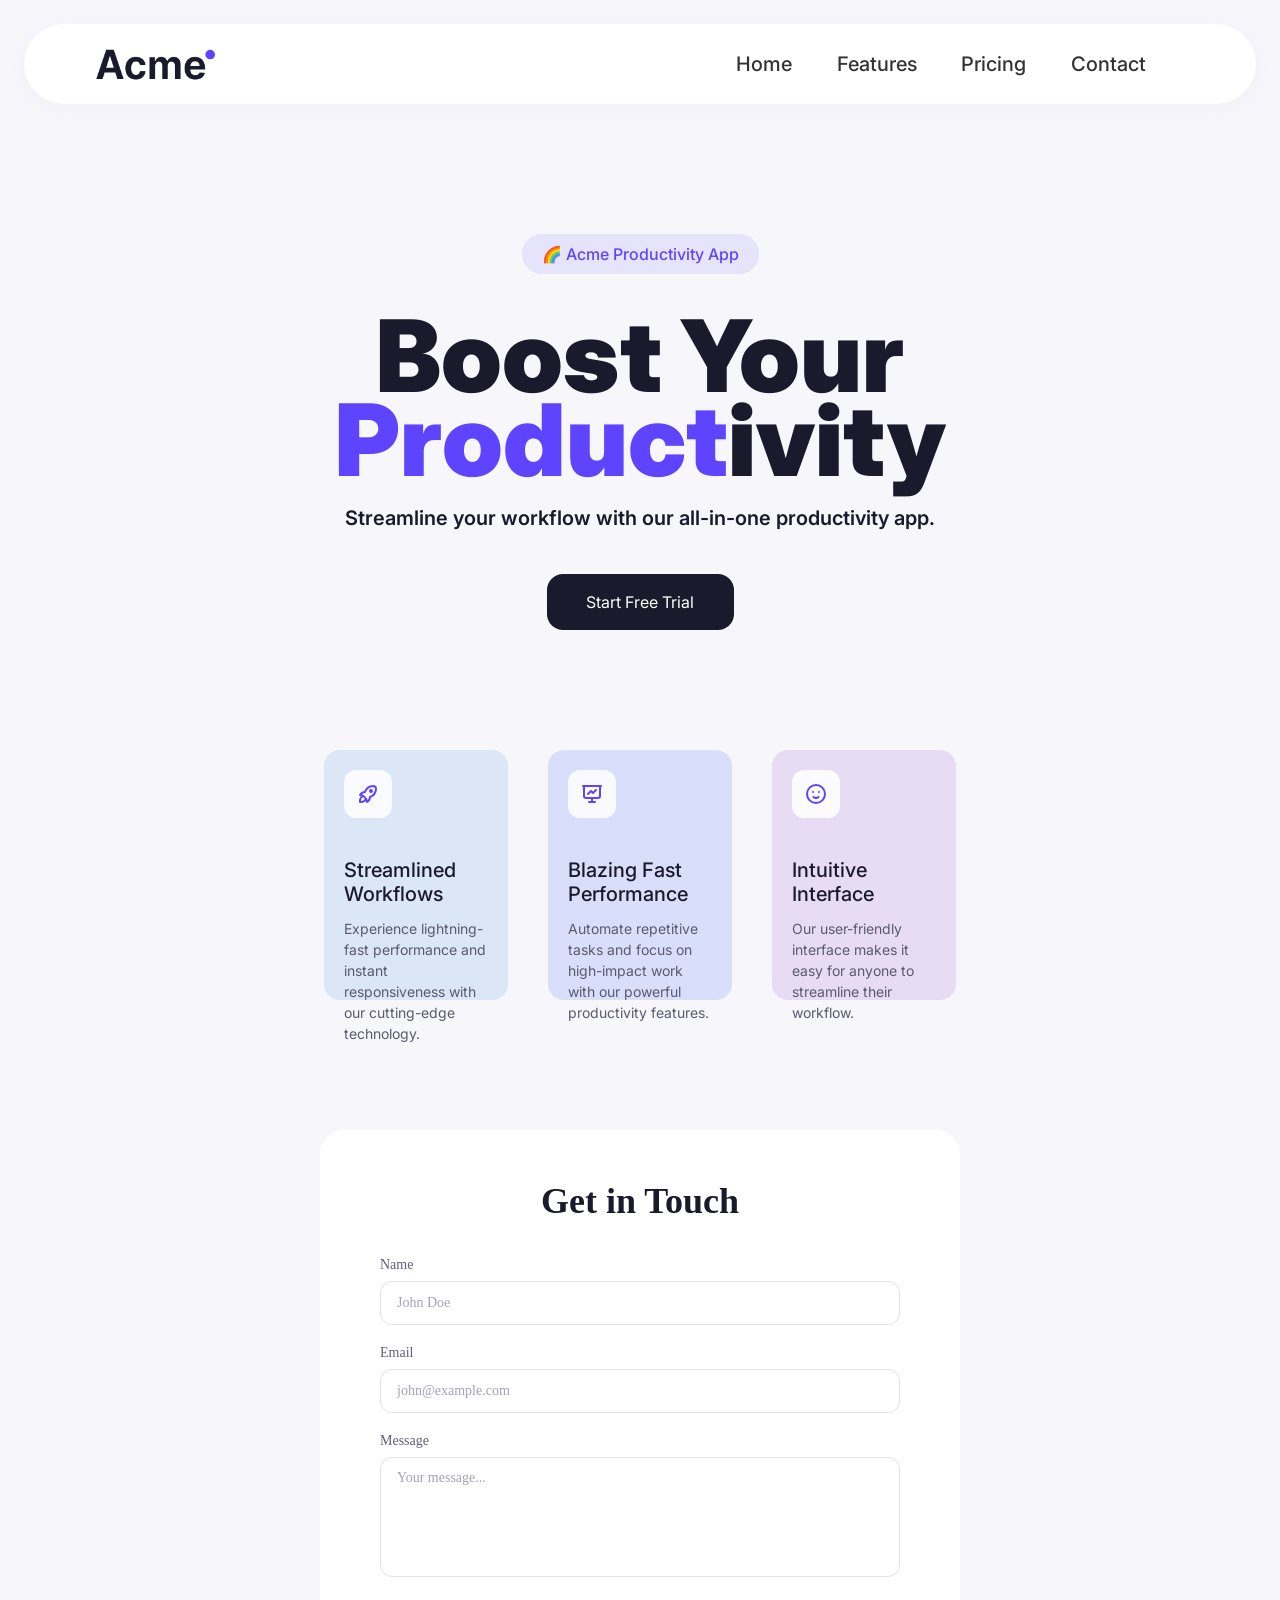
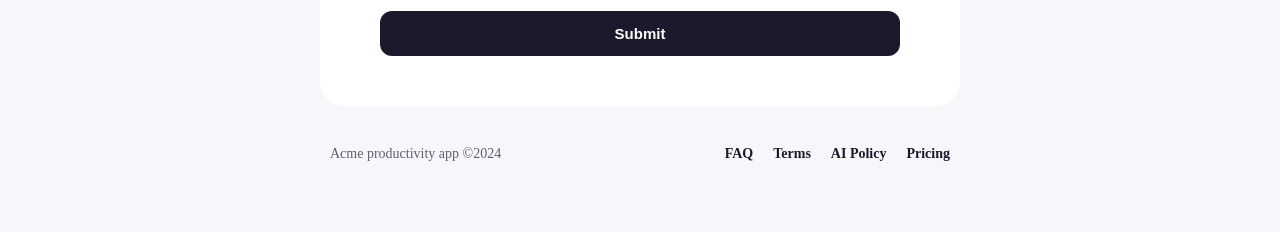
<file: index.html>
<!DOCTYPE html>
<html lang="en">
  <head>
    <meta charset="UTF-8" />
    <meta http-equiv="X-UA-Compatible" content="IE=edge" />
    <meta name="viewport" content="width=device-width, initial-scale=1.0" />
    <link rel="preconnect" href="https://fonts.googleapis.com">
    <link rel="preconnect" href="https://fonts.gstatic.com" crossorigin>
    <link href="https://fonts.googleapis.com/css2?family=Inter:wght@500&display=swap" rel="stylesheet">
    <link rel="stylesheet" href="./style-1.css" />
    <link rel="stylesheet" href="./style-2.css" />
    <link rel="stylesheet" href="./style-3.css" />
    <title>Acme App</title>
  </head>

  <body>
  <div class="landing">
      <section class="sec-1">
        <nav class="navbar">
          <div class="logo">
            <img src="./logo.png" alt="Logo" />
          </div>
          <div class="nav-links">
            <a>Home</a>
            <a>Features</a>
            <a>Pricing</a>
            <a>Contact</a>
          </div>
        </nav>
         <div class="content">
            <div class="box-1">
              <p>🌈️ Acme Productivity App</p>
            </div>
            <h1 class="box-title">
              Boost Your <span>Product</span>ivity
            </h1>
            <p class="box-subtitle">
              Streamline your workflow with our all-in-one productivity app.
            </p>
            <button class="btn btn-primary">Start Free Trial</button>
      </section>
     <section class="section-2"> 
      <div class="page">
      <div class="Streamlined box">
        <div class="icon">
          <svg width="22" height="22" viewBox="0 0 24 24" fill="none" stroke="currentColor" stroke-width="2" stroke-linecap="round" stroke-linejoin="round">
            <path d="M4 13a8 8 0 0 1 7 7a6 6 0 0 0 3 -5a9 9 0 0 0 6 -8a3 3 0 0 0 -3 -3a9 9 0 0 0 -8 6a6 6 0 0 0 -5 3" />
            <path d="M7 14a6 6 0 0 0 -3 6a6 6 0 0 0 6 -3" />
            <circle cx="15" cy="9" r="1" />
          </svg>
        </div>

        <h1>Streamlined Workflows</h1>
        <p>
          Experience lightning-fast performance and instant responsiveness
          with our cutting-edge technology.
        </p>
      </div>


      <div class="Blazing box">
        <div class="icon">
          <svg width="22" height="22" viewBox="0 0 24 24" fill="none" stroke="currentColor" stroke-width="2" stroke-linecap="round" stroke-linejoin="round">
            <path d="M3 4h18" />
            <path d="M4 4v10a2 2 0 0 0 2 2h12a2 2 0 0 0 2 -2v-10" />
            <path d="M12 16v4" />
            <path d="M9 20h6" />
            <path d="M8 12l3 -3l2 2l3 -3" />
          </svg>
        </div>

        <h1>Blazing Fast Performance</h1>
        <p>
          Automate repetitive tasks and focus on high-impact work with our
          powerful productivity features.
        </p>
      </div>

      <div class="Intuitive box">
        <div class="icon">
          <svg width="22" height="22" viewBox="0 0 24 24" fill="none" stroke="currentColor" stroke-width="2" stroke-linecap="round" stroke-linejoin="round">
            <circle cx="12" cy="12" r="9" />
            <path d="M9 10h.01" />
            <path d="M15 10h.01" />
            <path d="M9.5 15a3.5 3.5 0 0 0 5 0" />
          </svg>
        </div>

        <h1>Intuitive Interface</h1>
        <p>
          Our user-friendly interface makes it easy for anyone to streamline
          their workflow.
        </p>
      </div>
    </div>
    </section>
      <div class="page-container">
      <section class="sec-3">
        <h2>Get in Touch</h2>
        <form>
           <div class="form-group">
              <label for="name">Name</label>
              <input type="text" id="name" placeholder="John Doe">
           </div>

           <div class="form-group">
              <label for="email">Email</label>
              <input type="email" id="email" placeholder="john@example.com">
           </div>

           <div class="form-group">
              <label for="message">Message</label>
              <textarea id="message" placeholder="Your message..."></textarea>
           </div>

           <button class="button-submit" type="submit">Submit</button>
        </form>
      </section>

      <footer class="footer">
        <p>Acme productivity app &copy;2024</p>
        <div class="footer-links">
          <a href="#">FAQ</a>
          <a href="#">Terms</a>
          <a href="#">AI Policy</a>
          <a href="#">Pricing</a>
        </div>
      </footer>
      </div>
    </div>
  </body>
</html>
</file>
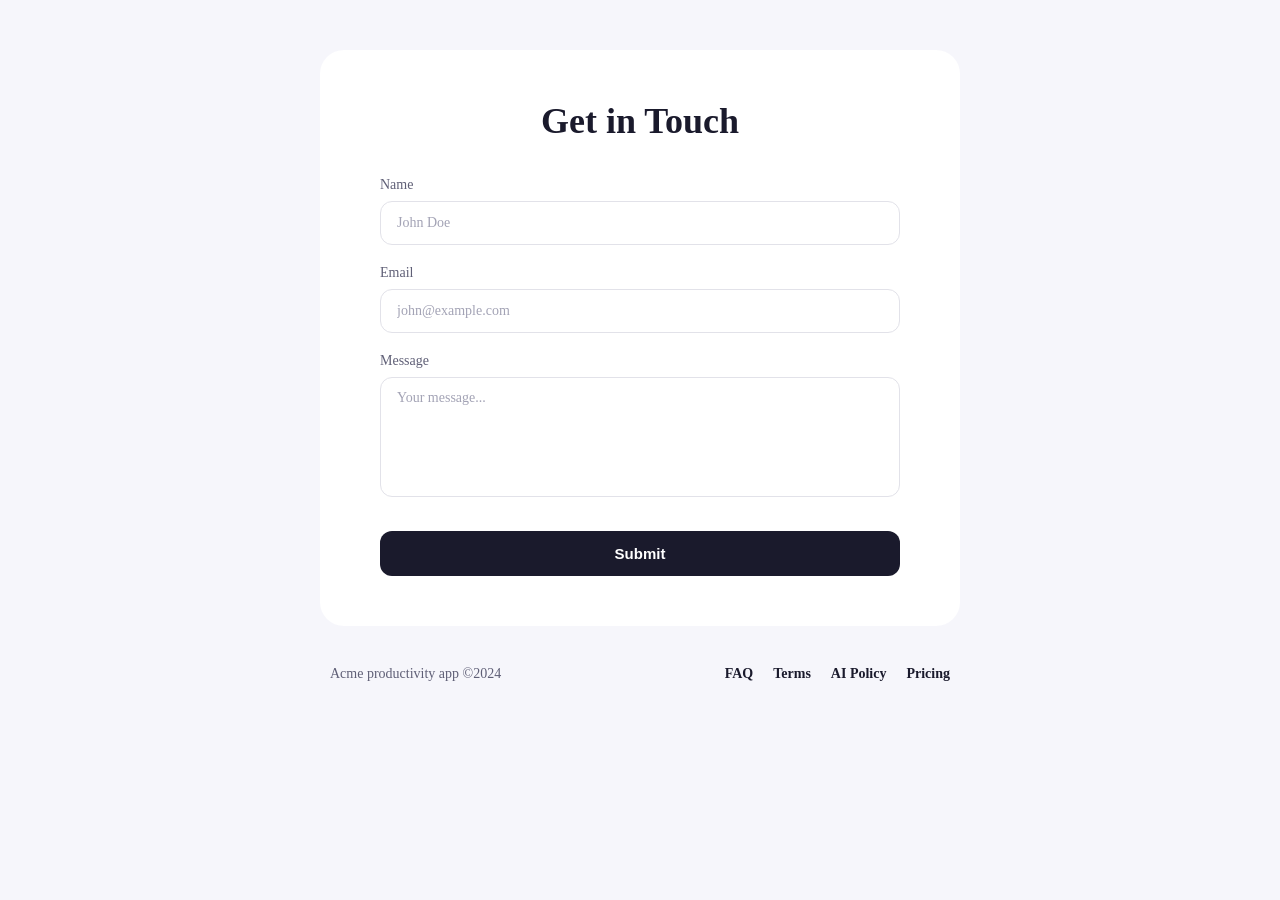
<file: index-3.html>
<!DOCTYPE html>
<html lang="en">
  <head>
    <meta charset="UTF-8" />
    <meta http-equiv="X-UA-Compatible" content="IE=edge" />
    <meta name="viewport" content="width=device-width, initial-scale=1.0" />
    <link rel="stylesheet" href="./style-1.css" />
    <link rel="stylesheet" href="./style-2.css" />
    <link rel="stylesheet" href="./style-3.css" />
    <title>Acme App</title>
  </head>
  <body>
  <div class="landing">
    <div class="page-container">
      <section class="sec-3">
        <h2>Get in Touch</h2>
        <form>
           <div class="form-group">
              <label for="name">Name</label>
              <input type="text" id="name" placeholder="John Doe">
           </div>

           <div class="form-group">
              <label for="email">Email</label>
              <input type="email" id="email" placeholder="john@example.com">
           </div>

           <div class="form-group">
              <label for="message">Message</label>
              <textarea id="message" placeholder="Your message..."></textarea>
           </div>

           <button class="button-submit" type="submit">Submit</button>
        </form>
      </section>

      <footer class="footer">
        <p>Acme productivity app &copy;2024</p>
        <div class="footer-links">
          <a href="#">FAQ</a>
          <a href="#">Terms</a>
          <a href="#">AI Policy</a>
          <a href="#">Pricing</a>
        </div>
      </footer>
    </div>
   </div>
  </body>
</html>
</file>
<file: style-1.css>
* {
    box-sizing: border-box;
    margin: 0;
    padding: 0;
  }
  
  .landing {
    width: 100%;
    min-height: 100vh;
    display: flex;
    flex-direction: column;   
    background-color: #f6f6fb;
  }
  
  .sec-1 {
    width: 100%;
    display: flex;
    flex-direction: column;
    align-items: center;
    padding: 24px 24px 0;
  }
  
  .content {
    display: flex;
    flex-direction: column;
    align-items: center;
    width: 1200;
    height: 316;
    gap: 40px;
    padding: 80px 120px;
  }
  
  .sec-1 .navbar {
    width: 100%;
    max-width: 1900px;
    height: 80px;
    background-color: #ffffff;
    border-radius: 99px;
    display: flex;
    align-items: center;
    justify-content: space-between; 
    box-shadow: 0px 4px 20px 0px rgba(147, 121, 202, 0.05);
    padding: 0 40px;
    margin: 0 auto; 
  }
  
  .sec-1 .logo img {
    height: 40px;
    width: auto;
    display: block;
    margin: 0px 25px;
  }
  
  .sec-1 .nav-links {
    display: flex;
    align-items: center;
    justify-content: space-evenly;
    width: 500px;
    margin: 0px 25px;
  }

  .sec-1 .nav-links a {
    text-decoration: none;
    color: #333333;
    font-family: 'Inter', sans-serif;
    font-weight: 500;
    font-size: 20px;
    line-height: 24px;
    letter-spacing: 0;
    text-align: center;
  }

  .sec-1 .nav-links a:hover {
    color: #5833EA ;
    text-decoration: underline;
    text-decoration-color: #5833EA; 
    text-decoration-thickness: 2px;
    text-underline-offset: 4px;
    cursor: pointer;
  }

  .content .box-1 {
    width: fit-content;      
    padding: 8px 20px;       
    border-radius: 999px;    
    background: #563AFF1A;   
    display: flex;
    align-items: center;     
    justify-content: center; 
    margin-top: 50px;
  }

  .content .box-1 p {
    font-family: Inter;
    font-weight: 500;
    font-style: Medium;
    font-size: 16px;
    line-height: 24px;
    letter-spacing: 0%;
    color: #5E44FF;
  }

  .content .box-title {
    font-family: Inter;
    font-weight: 1000;
    font-style: Extra Bold;
    font-size: 100px;
    line-height: 84px;
    letter-spacing: -2%;
    text-align: center;    
    color: #1A1A2C;
    margin-bottom: -20px;
  }

  .content .box-title span {
    color: #5E44FF;
  }
  .content .box-subtitle {
    font-family: Inter;
    font-weight: 600;
    font-style: Semi Bold;
    font-size: 20px;
    line-height: 32px;
    letter-spacing: 0%;
    text-align: center;
    color: #1A1A2C;
  }

  .content button {
    display: flex;
    justify-content: center;
    align-items: center;
    width: 187px;
    height: 56px;
    padding-top: 16px;
    padding-right: 36px;
    padding-bottom: 16px;
    padding-left: 36px;
    gap: 6px;
    opacity: 1;
    border-radius: 16px;
    color: white;
    border: 0px solid black;
    background-color: #1A1A2C;

    font-family: Inter;
    font-weight: 400;
    font-style: normal;
    font-size: 16px;
    line-height: 24px;
    letter-spacing: 0%;
  }

  .content button:hover {
    background-color: #5F5F76;
  }
  
  .content button:focus-visible,
  .content button:active {
    box-shadow: inset 0 0 0 4px #5F5F76;
    background-color: #35354D;
  }
</file>
<file: style-2.css>
.section-2 {
    padding: 40px 24px 80px;
    display: flex;
    justify-content: center;
  }

  .page {
    height: 250px;
    display: flex;
    gap: 40px;
    margin: 0px 300px;
  }

  .box {
    flex: 1;
    padding: 20px 20px 24px;
    border-radius: 16px;
    font-family: 'Inter', sans-serif;
  }

  .Streamlined { background-color: #dbe6f7; }
  .Blazing     { background-color: #d9defa; }
  .Intuitive   { background-color: #e8dcf5; }

  /* ตัวหนังสือในการ์ด */
  .box h1 {
    font-size: 20px;
    font-weight: 500;
    color: #1A1A2C;
    margin: 40px 0 12px;
  }

  .box p {
    font-size: 14px;
    line-height: 1.5;
    color: #5a5a6e;
  }

  .icon {
    width: 48px;
    height: 48px;
    background-color: rgba(255, 255, 255, 0.85);
    border-radius: 12px;
    display: flex;
    justify-content: center;
    align-items: center;
    color: #5E44FF;
  }

  .icon svg {
    display: block;
    width: 24px;
    height: 24px;
  }

  @media (max-width: 768px) {
    .page { flex-direction: column; }
  }
</file>
<file: style-3.css>
.page-container {
    width: 100%;
    display: flex;
    flex-direction: column;
    justify-content: center;
    align-items: center;
    padding: 50px 320px;
}

.sec-3 {
    width: 100%;
    border-radius: 24px;
    padding: 50px 60px;
    background-color: #FFFFFF;
}

.sec-3 h2 {
    color: #1A1A2C;
    font-weight: 700;
    font-size: 36px;
    text-align: center;
    margin-bottom: 35px;
}

.form-group {
    margin-bottom: 20px;
}

.form-group label {
    display: block;
    color: #5F5F76;
    margin-bottom: 8px;
    font-size: 14px;
    font-weight: 500;
}

.form-group input {
    width: 100%;
    height: 44px;
    color: #1A1A2C;
    border: 1px solid #E2E2E9;
    border-radius: 12px;
    padding: 12px 16px;
    font-family: inherit;
    font-size: 14px;
    outline: none;
    background-color: #FFFFFF;
}

.form-group textarea {
    width: 100%;
    height: 120px;
    color: #1A1A2C;
    border: 1px solid #E2E2E9;
    border-radius: 12px;
    padding: 12px 16px;
    font-family: inherit;
    font-size: 14px;
    outline: none;
    background-color: #FFFFFF;
    resize: none; 
}

.form-group input::placeholder,
.form-group textarea::placeholder {
    color: #A3A3B5;
}

.button-submit {
    width: 100%;
    background-color: #1A1A2C;
    color: #FFFFFF;
    border: none;
    border-radius: 12px;
    padding: 14px;
    font-size: 15px;
    font-weight: 600;
    cursor: pointer;
    margin-top: 10px;
}

.footer {
    width: 100%;
    display: flex;
    justify-content: space-between;
    align-items: center;
    padding: 40px 10px 20px 10px;
    color: #5F5F76;
    font-size: 14px;
}

.footer-links {
    display: flex;
    gap: 20px;
}

.footer-links a {
    color: #1A1A2C;
    text-decoration: none;
    font-weight: 600;
}
</file>
